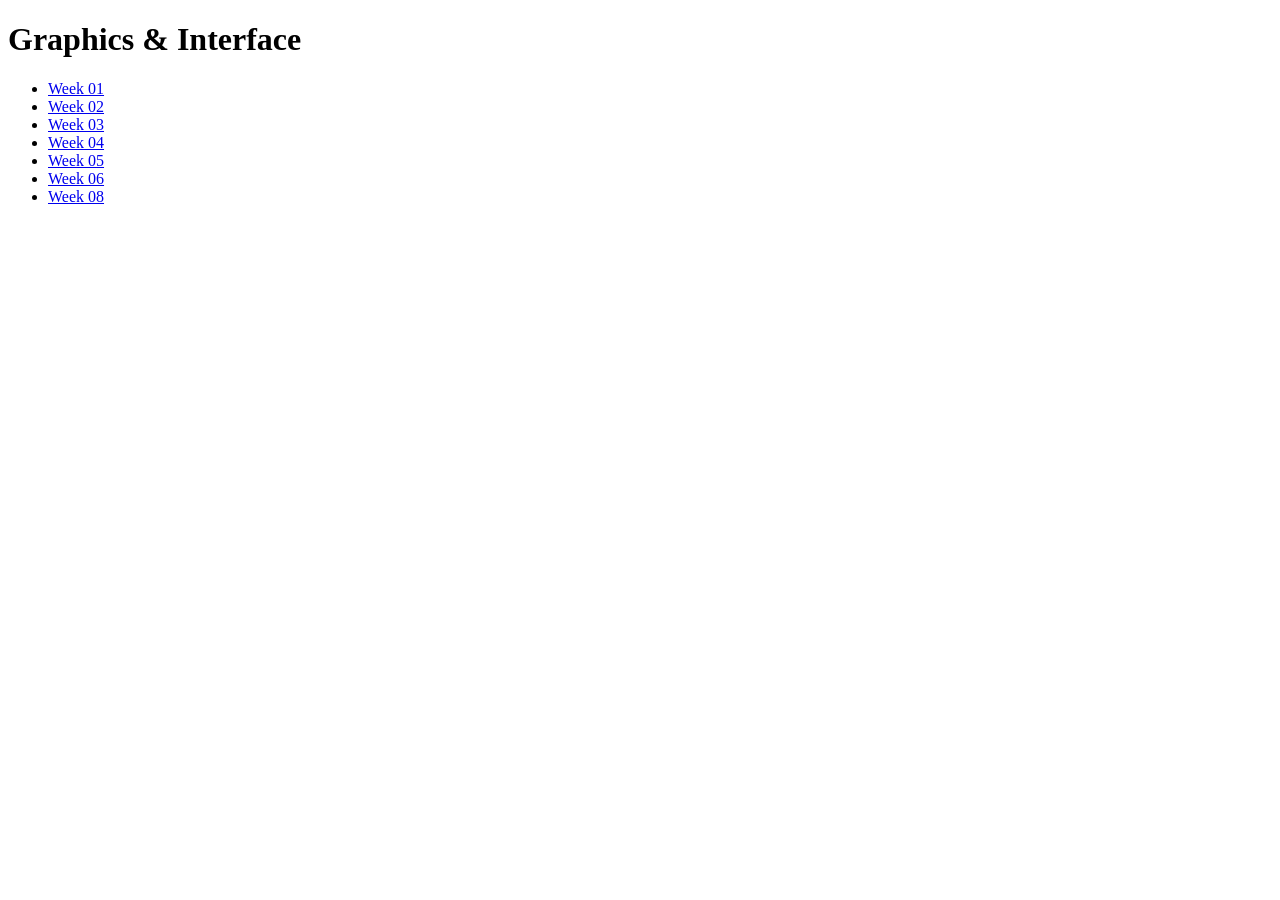
<file: index.html>
<!DOCTYPE html>
<html>
<head>
<meta charset="utf-8">
<title>Graphics & Interface</title>
</head>
<body>
<h1>Graphics & Interface</h1>
<ul>
<li><a href="Week_01/index.html">Week 01</a></li>
<li><a href="Week_02/index.html">Week 02</a></li>
<li><a href="Week_03/index.html">Week 03</a></li>
<li><a href="Week_04/index.html">Week 04</a></li>
<li><a href="Week_05/index.html">Week 05</a></li>
<li><a href="Week_06/index.html">Week 06</a></li>
<li><a href="Week_08/index.html">Week 08</a></li>
</ul>
</body>
</html>
</file>
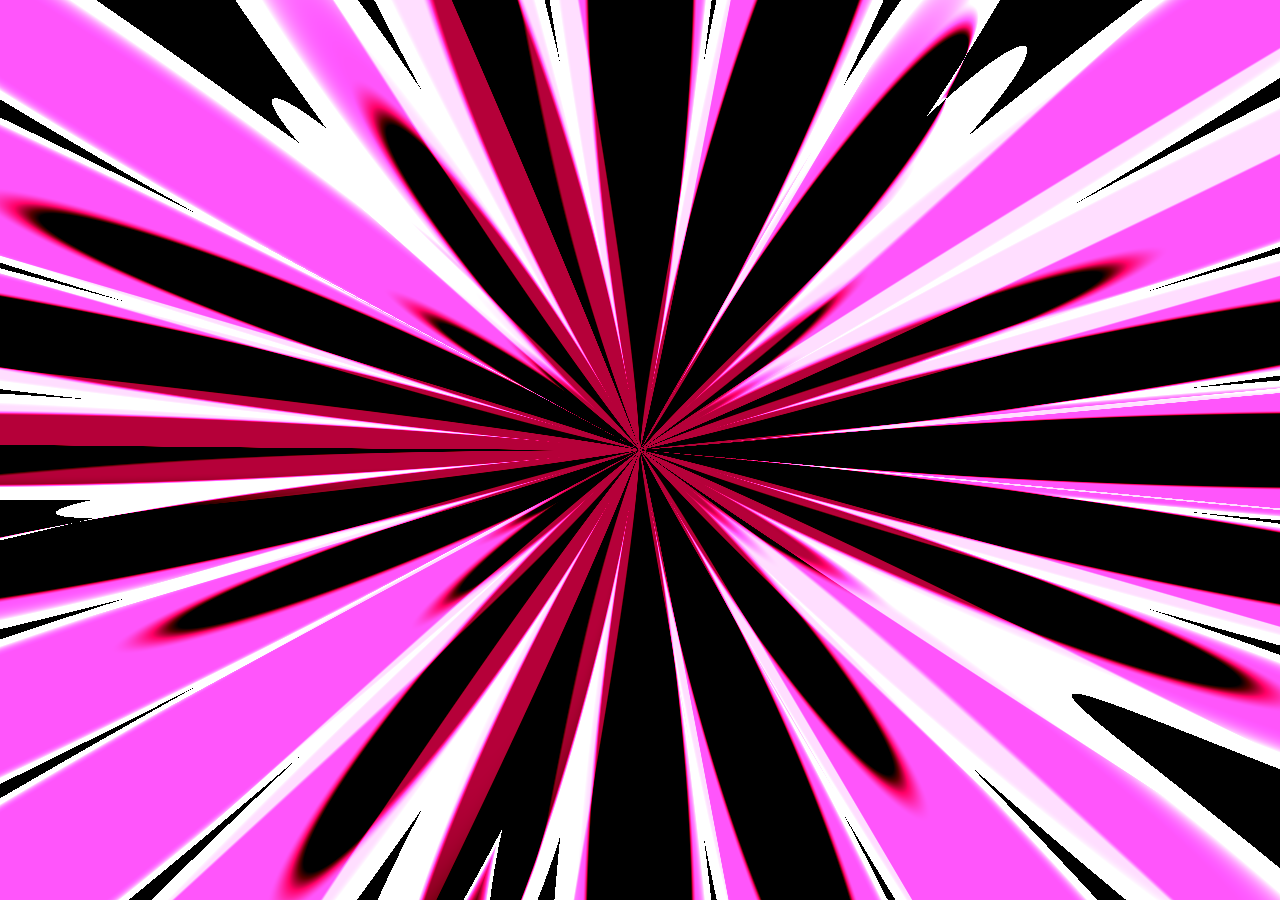
<file: Week_01/index.html>
<!DOCTYPE html>
<html lang="en">
<head>
    <meta charset="UTF-8">
    <meta name="viewport" content="width=device-width, initial-scale=1.0">
    <title>WebGL Shader Template</title>
    <style>
        /* Remove default margins and hide scrollbars */
        html, body {
            margin: 0;
            padding: 0;
            width: 100%;
            height: 100%;
            overflow: hidden;
            background: #000;
        }
        /* Make canvas cover the entire screen */
        canvas {
            display: block;
            width: 100vw;
            height: 100vh;
        }
    </style>
</head>
<body>

    <canvas id="gl-canvas"></canvas>

    <script>
        const canvas = document.querySelector('#gl-canvas');
        const gl = canvas.getContext('webgl');

        if (!gl) {
            alert('WebGL not supported!');
        }

        // Object to store normalized or raw mouse coordinates
        const mouse = { x: 0, y: 0 };

        // Track mouse movement (mapping WebGL's bottom-left origin)
        window.addEventListener('mousemove', (e) => {
            mouse.x = e.clientX;
            // Invert Y because browser coordinates start at top-left, WebGL starts at bottom-left
            mouse.y = window.innerHeight - e.clientY;
        });

        // Resize canvas to match display size
        function resize() {
            canvas.width = window.innerWidth;
            canvas.height = window.innerHeight;
            gl.viewport(0, 0, canvas.width, canvas.height);
        }
        window.addEventListener('resize', resize);
        resize();

        // Vertex shader: simple full-quad position pass
        const vsSource = `
            attribute vec2 a_position;
            void main() {
                gl_Position = vec4(a_position, 0.0, 1.0);
            }
        `;

        // Fragment shader: uses u_resolution, u_time, and u_mouse
        const fsSource = `
// Author:
// Title:

#ifdef GL_ES
precision mediump float;
#endif

uniform vec2 u_resolution;
uniform vec2 u_mouse;
uniform float u_time;

float shape1(vec2 st){
    vec2 pos = vec2(0.5) - st;

	float r = length(pos) * (2.0 + sin(u_time) * 0.2);
    float a = atan(pos.y, pos.x);

    float f = abs(tan(a * 12.0) * tan((a + u_time) * 2.560))  * 0.296 + sin(u_time) / 3.188;

    // 生成第一个 shape 的 mask
    return 1.0 - smoothstep(f, f + tan(u_time *  0.036), r);

}

float shape2(vec2 st){
    vec2 pos = vec2(0.5) - st;

    float r = length(pos) * 2.0;
    float a = atan(pos.y, pos.x);

    float f = abs(cos(a* 12.0) * sin((a +u_time) * 2.000)) * 1.504 + 0.1;

    // 第二个 shape 的 mask
    return 0.104 - smoothstep(f, f +0.188, r);
}

float shape3(vec2 st){
    vec2 pos = vec2(0.5) - st;

    float r = length(pos) * 2.072;
    float a = atan(pos.y, pos.x);

    float f = abs(cos(a* 12.112) * sin((a +u_time) * 2.744)) * 3.432 + 0.1;

    // 第二个 shape 的 mask
    return 0.552 - smoothstep(f, f + 1.492, r);
}

void main(){
    
    vec2 st = gl_FragCoord.xy / u_resolution.xy;
    //st -= vec2(tan(u_time) * 0.060);
    // rotate the space
    // move it back to the original place
    st += vec2(0.0,0.0);
    float mask1 = shape1(st);
    float mask2 = shape2(st);
    float mask3 = shape3(st);


    float intersection = mask1 - mask2 / mask3;

	vec3 bg = vec3(sin(u_time) * 0.80);
	vec3 pink = vec3(1.0, 0.0, 0.4);

	vec3 color = mix(bg, pink, intersection);
    
	gl_FragColor = vec4(color, 1.0);
    
}
        `;

        // Helper function to compile shaders
        function createShader(gl, type, source) {
            const shader = gl.createShader(type);
            gl.shaderSource(shader, source);
            gl.compileShader(shader);
            if (!gl.getShaderParameter(shader, gl.COMPILE_STATUS)) {
                console.error(gl.getShaderInfoLog(shader));
                gl.deleteShader(shader);
                return null;
            }
            return shader;
        }

        const vertexShader = createShader(gl, gl.VERTEX_SHADER, vsSource);
        const fragmentShader = createShader(gl, gl.FRAGMENT_SHADER, fsSource);

        // Link program
        const program = gl.createProgram();
        gl.attachShader(program, vertexShader);
        gl.attachShader(program, fragmentShader);
        gl.linkProgram(program);
        gl.useProgram(program);

        // Set up rectangle geometry covering the screen (two triangles)
        const positionBuffer = gl.createBuffer();
        gl.bindBuffer(gl.ARRAY_BUFFER, positionBuffer);
        const positions = new Float32Array([
            -1, -1,
             1, -1,
            -1,  1,
            -1,  1,
             1, -1,
             1,  1,
        ]);
        gl.bufferData(gl.ARRAY_BUFFER, positions, gl.STATIC_DRAW);

        const positionLocation = gl.getAttribLocation(program, "a_position");
        gl.enableVertexAttribArray(positionLocation);
        gl.vertexAttribPointer(positionLocation, 2, gl.FLOAT, false, 0, 0);

        // Get uniform locations
        const resolutionLocation = gl.getUniformLocation(program, "u_resolution");
        const timeLocation = gl.getUniformLocation(program, "u_time");
        const mouseLocation = gl.getUniformLocation(program, "u_mouse");

        // Render loop
        let startTime = Date.now();
        function render() {
            let currentTime = (Date.now() - startTime) * 0.001;

            // Pass uniform data to shader
            gl.uniform2f(resolutionLocation, canvas.width, canvas.height);
            gl.uniform1f(timeLocation, currentTime);
            gl.uniform2f(mouseLocation, mouse.x, mouse.y);

            gl.drawArrays(gl.TRIANGLES, 0, 6);
            requestAnimationFrame(render);
        }
        render();
    </script>
</body>
</html>
</file>
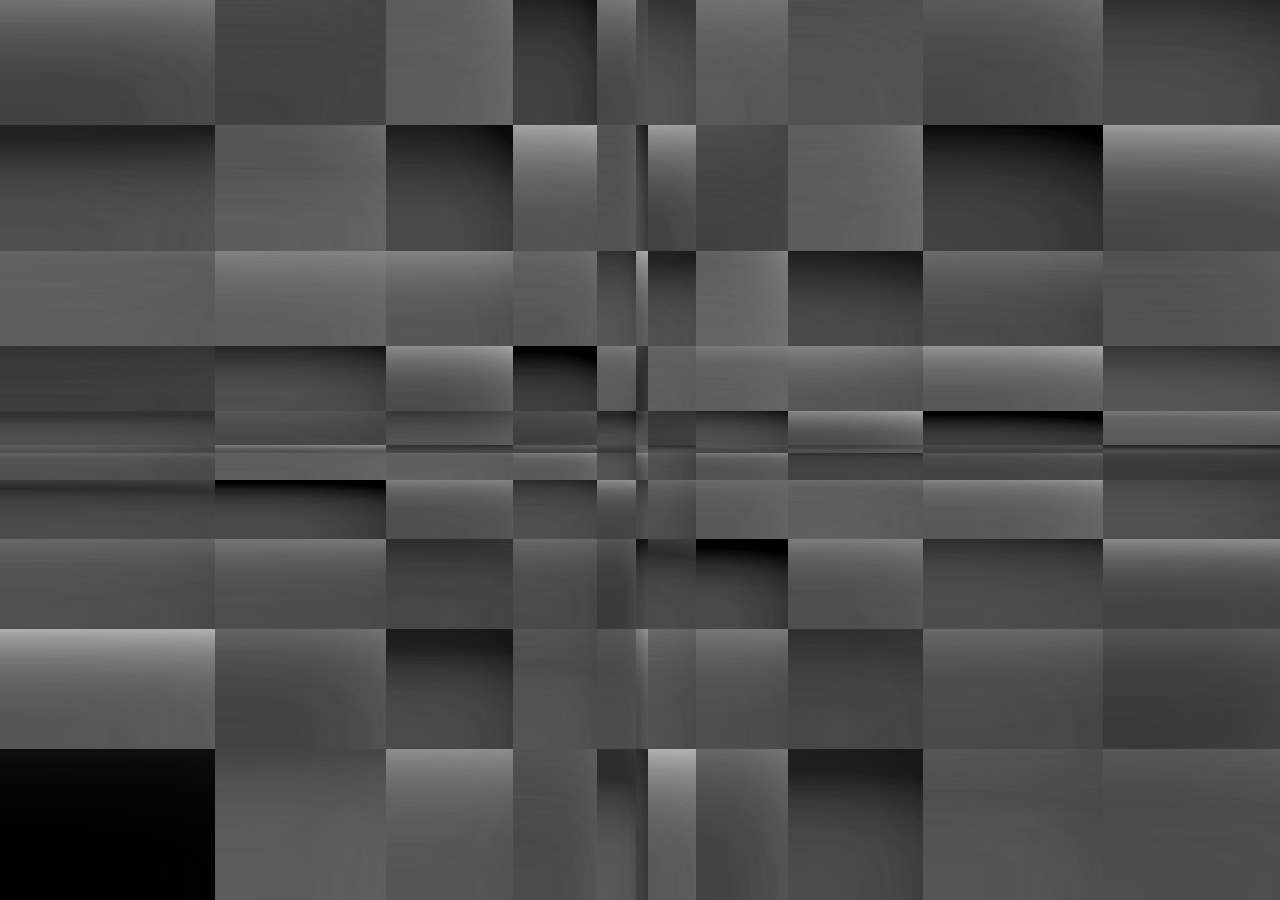
<file: Week_02/index.html>
<!DOCTYPE html>
<html lang="en">

<head>
    <meta charset="UTF-8">
    <meta name="viewport" content="width=device-width, initial-scale=1.0">

    <title>WebGL Mouse Compression</title>

    <style>
        html,
        body {
            margin: 0;
            padding: 0;
            width: 100%;
            height: 100%;
            overflow: hidden;
            background: #000;
        }

        canvas {
            display: block;
            width: 100vw;
            height: 100vh;
        }
    </style>
</head>

<body>

<canvas id="gl-canvas"></canvas>

<script>

// ============================================================
// CANVAS + WEBGL
// ============================================================

const canvas =
    document.querySelector("#gl-canvas");

const gl =
    canvas.getContext("webgl");


if (!gl) {

    alert("WebGL not supported!");

    throw new Error(
        "WebGL not supported"
    );

}



// ============================================================
// MOUSE
// ============================================================

const mouse = {

    x: window.innerWidth * 0.5,

    y: window.innerHeight * 0.5

};


window.addEventListener(
    "mousemove",
    (e) => {

        mouse.x =
            e.clientX;

        // WebGL Y starts from bottom
        mouse.y =
            window.innerHeight
            -
            e.clientY;

    }
);



// ============================================================
// VERTEX SHADER
// ============================================================

const vsSource = `

attribute vec2 a_position;

void main() {

    gl_Position =
        vec4(
            a_position,
            0.0,
            1.0
        );

}

`;



// ============================================================
// FRAGMENT SHADER
// ============================================================

const fsSource = `

#ifdef GL_ES
precision mediump float;
#endif


uniform vec2 u_resolution;

uniform vec2 u_mouse;

uniform float u_time;

uniform sampler2D u_previousFrame;

uniform float u_display;



// ============================================================
// RANDOM
// ============================================================

float rand(in vec2 st) {

    float t =
        max(
            u_time * 0.001,
            0.001
        );


    return fract(

        sin(

            dot(

                st.xy,

                vec2(
                    t * 12.9898,
                    t * 78.233
                )

            )

        )

        *

        log(t)

    );

}



// ============================================================
// NOISE
// ============================================================

float noise(in vec2 st) {

    vec2 i =
        floor(st);


    vec2 f =
        fract(st);


    float a =
        rand(i);


    float b =
        rand(
            i +
            vec2(
                1.0,
                0.0
            )
        );


    float c =
        rand(
            i +
            vec2(
                0.0,
                1.0
            )
        );


    float d =
        rand(
            i +
            vec2(
                1.0,
                1.0
            )
        );



    vec2 u =

        f
        *
        f
        *
        (
            sin(
                -2.728
                *
                u_time
            )
            *
            f
        );



    return

        mix(
            a,
            b,
            u.x
        )

        +

        (c - a)
        *
        u.y
        *
        (5.136 - u.x)

        +

        (d - b)
        *
        u.x
        *
        u.y;

}



// ============================================================
// SYMMETRIC WARP
//
// power < 1
// = center compressed
//
// power = 1
// = normal spacing
//
// power > 1
// = outer edges compressed
// ============================================================

float compressAxis(
    float coord,
    float power
) {

    // convert:
    //
    // 0 -------- 0.5 -------- 1
    //
    // into:
    //
    // -1 -------- 0 -------- +1

    float centered =
        (
            coord
            -
            0.5
        )
        *
        2.0;



    float warped =

        sign(centered)

        *

        pow(
            abs(centered),
            power
        );



    // convert back into 0 - 1

    return

        warped
        *
        0.5
        +
        0.5;

}



// ============================================================
// MAIN
// ============================================================

void main() {

    vec2 uv =

        gl_FragCoord.xy

        /

        u_resolution.xy;



    // ========================================================
    // DISPLAY BUFFER DIRECTLY
    // ========================================================

    if (
        u_display > 0.5
    ) {

        gl_FragColor =

            texture2D(
                u_previousFrame,
                uv
            );

        return;

    }



    vec2 st =
        uv;



    vec2 mouse =

        u_mouse

        /

        u_resolution.xy;



    // ========================================================
    // PREVIOUS FRAME
    // ========================================================

    vec4 previous =

        texture2D(
            u_previousFrame,
            uv
        );


    vec4 feedback =
        previous;



    // ========================================================
    // MOUSE DISTANCE FROM CENTER
    // ========================================================
    //
    // center:
    //
    // mouseDistance = 0
    //
    // edge:
    //
    // mouseDistance = 1
    //
    // ========================================================

    vec2 mouseOffset =

        abs(
            mouse
            -
            vec2(0.5)
        );



    // use the furthest X/Y distance
    // so moving horizontally OR vertically works

    float mouseDistance =

        max(
            mouseOffset.x,
            mouseOffset.y
        )

        *
        2.0;



    mouseDistance =

        clamp(
            mouseDistance,
            0.0,
            1.0
        );



    // make transition smoother

    mouseDistance =

        smoothstep(
            0.0,
            1.0,
            mouseDistance
        );



    // ========================================================
    // COMPRESSION
    // ========================================================
    //
    // mouse in center:
    //
    // centerPower
    //
    //      BIG   ||||||   BIG
    //            ||||||
    //      BIG   ||||||   BIG
    //
    //
    // mouse at outside:
    //
    // outsidePower
    //
    //      |||   BIG   |||
    //      |||   BIG   |||
    //      |||   BIG   |||
    //
    // ========================================================


    // FIGURE 1
    //
    // lower number =
    // stronger compression in center

    float centerPower =
        0.5;



    // FIGURE 2
    //
    // higher number =
    // stronger compression outside

    float outsidePower =
        5.0;



    float power =

        mix(
            centerPower,
            outsidePower,
            mouseDistance
        );



    // ========================================================
    // APPLY WARP TO BOTH X + Y
    // ========================================================

    vec2 compressedST;


    compressedST.x =

        compressAxis(
            st.x,
            power
        );


    compressedST.y =

        compressAxis(
            st.y,
            power
        );



    // ========================================================
    // ORIGINAL PATTERN
    // ========================================================

    vec2 pos =

        compressedST

        *

        10.808;



    float n =
        noise(pos);



    vec4 grid =

        vec4(
            vec3(n),
            1.0
        );



    // ========================================================
    // FEEDBACK
    // ========================================================

    vec4 color =

        mix(
            grid,
            feedback,
            0.960
        );



    gl_FragColor =
        color;

}

`;



// ============================================================
// CREATE SHADER
// ============================================================

function createShader(
    gl,
    type,
    source
) {

    const shader =
        gl.createShader(type);


    gl.shaderSource(
        shader,
        source
    );


    gl.compileShader(
        shader
    );


    if (
        !gl.getShaderParameter(
            shader,
            gl.COMPILE_STATUS
        )
    ) {

        console.error(
            gl.getShaderInfoLog(
                shader
            )
        );

        gl.deleteShader(
            shader
        );

        return null;

    }


    return shader;

}



// ============================================================
// CREATE PROGRAM
// ============================================================

const vertexShader =

    createShader(
        gl,
        gl.VERTEX_SHADER,
        vsSource
    );


const fragmentShader =

    createShader(
        gl,
        gl.FRAGMENT_SHADER,
        fsSource
    );


const program =
    gl.createProgram();


gl.attachShader(
    program,
    vertexShader
);


gl.attachShader(
    program,
    fragmentShader
);


gl.linkProgram(
    program
);


if (
    !gl.getProgramParameter(
        program,
        gl.LINK_STATUS
    )
) {

    console.error(
        gl.getProgramInfoLog(
            program
        )
    );

}


gl.useProgram(
    program
);



// ============================================================
// FULLSCREEN RECTANGLE
// ============================================================

const positionBuffer =
    gl.createBuffer();


gl.bindBuffer(
    gl.ARRAY_BUFFER,
    positionBuffer
);


const positions =

    new Float32Array([

        -1, -1,
         1, -1,
        -1,  1,

        -1,  1,
         1, -1,
         1,  1

    ]);


gl.bufferData(
    gl.ARRAY_BUFFER,
    positions,
    gl.STATIC_DRAW
);



const positionLocation =

    gl.getAttribLocation(
        program,
        "a_position"
    );


gl.enableVertexAttribArray(
    positionLocation
);


gl.vertexAttribPointer(

    positionLocation,

    2,

    gl.FLOAT,

    false,

    0,

    0

);



// ============================================================
// UNIFORMS
// ============================================================

const resolutionLocation =

    gl.getUniformLocation(
        program,
        "u_resolution"
    );


const mouseLocation =

    gl.getUniformLocation(
        program,
        "u_mouse"
    );


const timeLocation =

    gl.getUniformLocation(
        program,
        "u_time"
    );


const previousFrameLocation =

    gl.getUniformLocation(
        program,
        "u_previousFrame"
    );


const displayLocation =

    gl.getUniformLocation(
        program,
        "u_display"
    );



// ============================================================
// FEEDBACK BUFFERS
// ============================================================

let bufferA =
    null;


let bufferB =
    null;



function createBuffer(
    width,
    height
) {

    const texture =
        gl.createTexture();


    gl.bindTexture(
        gl.TEXTURE_2D,
        texture
    );



    gl.texParameteri(
        gl.TEXTURE_2D,
        gl.TEXTURE_MIN_FILTER,
        gl.LINEAR
    );


    gl.texParameteri(
        gl.TEXTURE_2D,
        gl.TEXTURE_MAG_FILTER,
        gl.LINEAR
    );


    gl.texParameteri(
        gl.TEXTURE_2D,
        gl.TEXTURE_WRAP_S,
        gl.CLAMP_TO_EDGE
    );


    gl.texParameteri(
        gl.TEXTURE_2D,
        gl.TEXTURE_WRAP_T,
        gl.CLAMP_TO_EDGE
    );



    gl.texImage2D(

        gl.TEXTURE_2D,

        0,

        gl.RGBA,

        width,
        height,

        0,

        gl.RGBA,

        gl.UNSIGNED_BYTE,

        null

    );



    const framebuffer =
        gl.createFramebuffer();


    gl.bindFramebuffer(
        gl.FRAMEBUFFER,
        framebuffer
    );


    gl.framebufferTexture2D(

        gl.FRAMEBUFFER,

        gl.COLOR_ATTACHMENT0,

        gl.TEXTURE_2D,

        texture,

        0

    );



    const status =

        gl.checkFramebufferStatus(
            gl.FRAMEBUFFER
        );


    if (
        status !==
        gl.FRAMEBUFFER_COMPLETE
    ) {

        console.error(
            "Framebuffer incomplete:",
            status
        );

    }



    gl.bindFramebuffer(
        gl.FRAMEBUFFER,
        null
    );


    gl.bindTexture(
        gl.TEXTURE_2D,
        null
    );



    return {

        framebuffer,

        texture

    };

}



// ============================================================
// CREATE / RESET FEEDBACK
// ============================================================

function createFeedbackBuffers() {

    if (bufferA) {

        gl.deleteFramebuffer(
            bufferA.framebuffer
        );


        gl.deleteTexture(
            bufferA.texture
        );


        gl.deleteFramebuffer(
            bufferB.framebuffer
        );


        gl.deleteTexture(
            bufferB.texture
        );

    }



    bufferA =

        createBuffer(
            canvas.width,
            canvas.height
        );


    bufferB =

        createBuffer(
            canvas.width,
            canvas.height
        );



    // clear buffer A

    gl.bindFramebuffer(
        gl.FRAMEBUFFER,
        bufferA.framebuffer
    );


    gl.clearColor(
        0,
        0,
        0,
        1
    );


    gl.clear(
        gl.COLOR_BUFFER_BIT
    );



    // clear buffer B

    gl.bindFramebuffer(
        gl.FRAMEBUFFER,
        bufferB.framebuffer
    );


    gl.clearColor(
        0,
        0,
        0,
        1
    );


    gl.clear(
        gl.COLOR_BUFFER_BIT
    );



    gl.bindFramebuffer(
        gl.FRAMEBUFFER,
        null
    );

}



// ============================================================
// RESIZE
// ============================================================

function resize() {

    const dpr =

        Math.min(
            window.devicePixelRatio || 1,
            2
        );


    canvas.width =

        Math.floor(
            window.innerWidth
            *
            dpr
        );


    canvas.height =

        Math.floor(
            window.innerHeight
            *
            dpr
        );


    canvas.style.width =

        window.innerWidth
        +
        "px";


    canvas.style.height =

        window.innerHeight
        +
        "px";


    gl.viewport(
        0,
        0,
        canvas.width,
        canvas.height
    );


    createFeedbackBuffers();

}


window.addEventListener(
    "resize",
    resize
);


resize();



// ============================================================
// RENDER
// ============================================================

const startTime =
    performance.now();



function render() {

    const currentTime =

        (
            performance.now()
            -
            startTime
        )

        *
        0.001;



    // ========================================================
    // CSS MOUSE → PHYSICAL PIXELS
    // ========================================================

    const mouseScaleX =

        canvas.width
        /
        window.innerWidth;


    const mouseScaleY =

        canvas.height
        /
        window.innerHeight;



    const actualMouseX =

        mouse.x
        *
        mouseScaleX;


    const actualMouseY =

        mouse.y
        *
        mouseScaleY;



    // ========================================================
    // PASS 1
    //
    // generate new frame into bufferB
    // ========================================================

    gl.bindFramebuffer(
        gl.FRAMEBUFFER,
        bufferB.framebuffer
    );


    gl.viewport(
        0,
        0,
        canvas.width,
        canvas.height
    );



    gl.uniform2f(

        resolutionLocation,

        canvas.width,

        canvas.height

    );


    gl.uniform2f(

        mouseLocation,

        actualMouseX,

        actualMouseY

    );


    gl.uniform1f(

        timeLocation,

        currentTime

    );


    gl.uniform1f(

        displayLocation,

        0.0

    );



    // previous frame

    gl.activeTexture(
        gl.TEXTURE0
    );


    gl.bindTexture(
        gl.TEXTURE_2D,
        bufferA.texture
    );


    gl.uniform1i(

        previousFrameLocation,

        0

    );



    gl.drawArrays(

        gl.TRIANGLES,

        0,

        6

    );



    // ========================================================
    // PASS 2
    //
    // show bufferB
    // ========================================================

    gl.bindFramebuffer(
        gl.FRAMEBUFFER,
        null
    );


    gl.viewport(
        0,
        0,
        canvas.width,
        canvas.height
    );


    gl.uniform1f(

        displayLocation,

        1.0

    );


    gl.bindTexture(
        gl.TEXTURE_2D,
        bufferB.texture
    );


    gl.drawArrays(

        gl.TRIANGLES,

        0,

        6

    );



    // ========================================================
    // SWAP
    // ========================================================

    const temp =
        bufferA;


    bufferA =
        bufferB;


    bufferB =
        temp;



    requestAnimationFrame(
        render
    );

}


render();

</script>

</body>

</html>
</file>
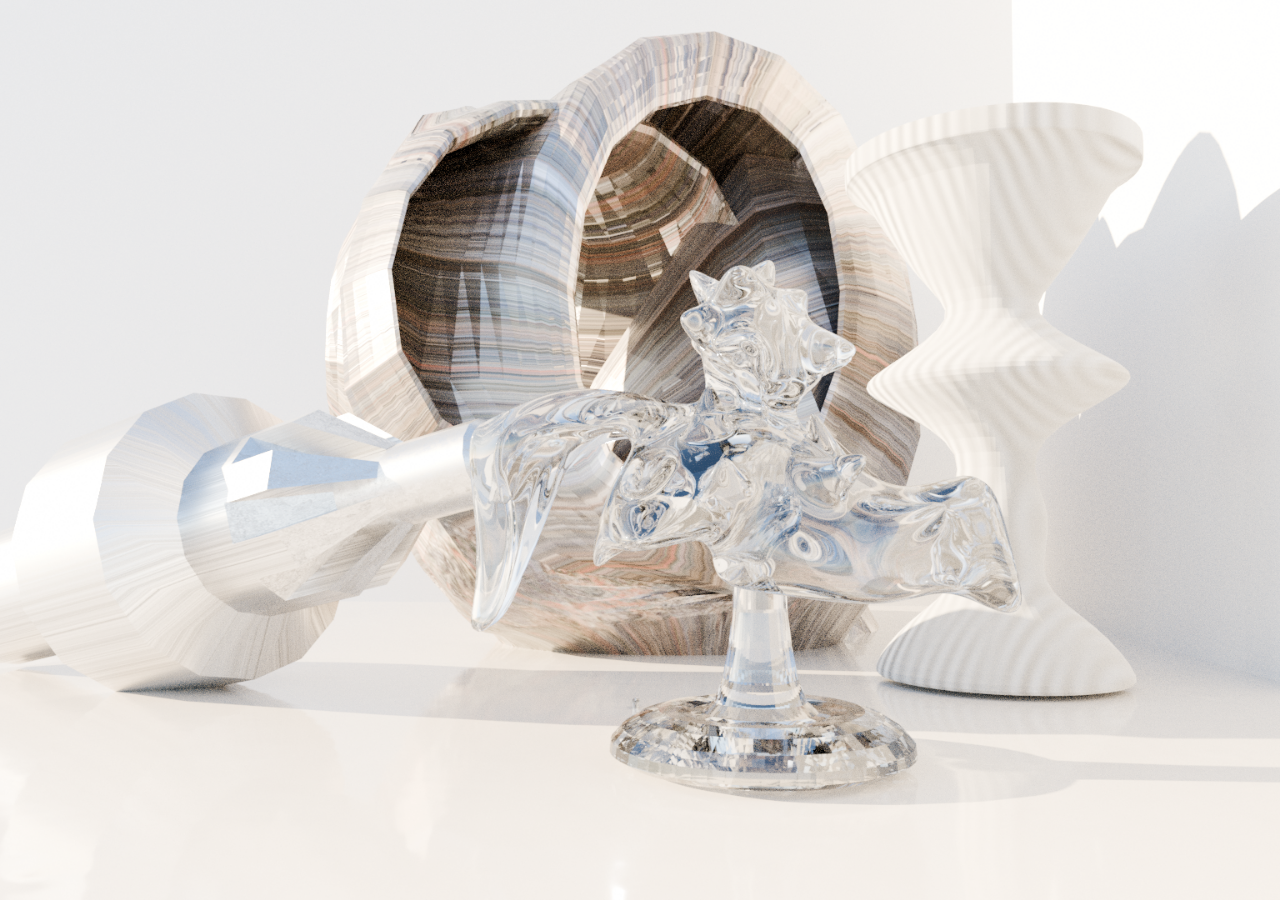
<file: Week_04/index.html>
<!DOCTYPE html>
<html lang="en">
<head>
  <meta charset="UTF-8" />
  <meta name="viewport" content="width=device-width, initial-scale=1.0" />
  <title>Week 04</title>

  <style>
    html,
    body {
      margin: 0;
      padding: 0;
      background: white;
      overflow: hidden;
    }

    img {
      display: block;
      width: 100vw;
      height: 100vh;
      object-fit: cover;
    }
  </style>
</head>

<body>
  <img src="render.png" alt="Render of glass, marble and white sculptures" />
</body>
</html>
</file>
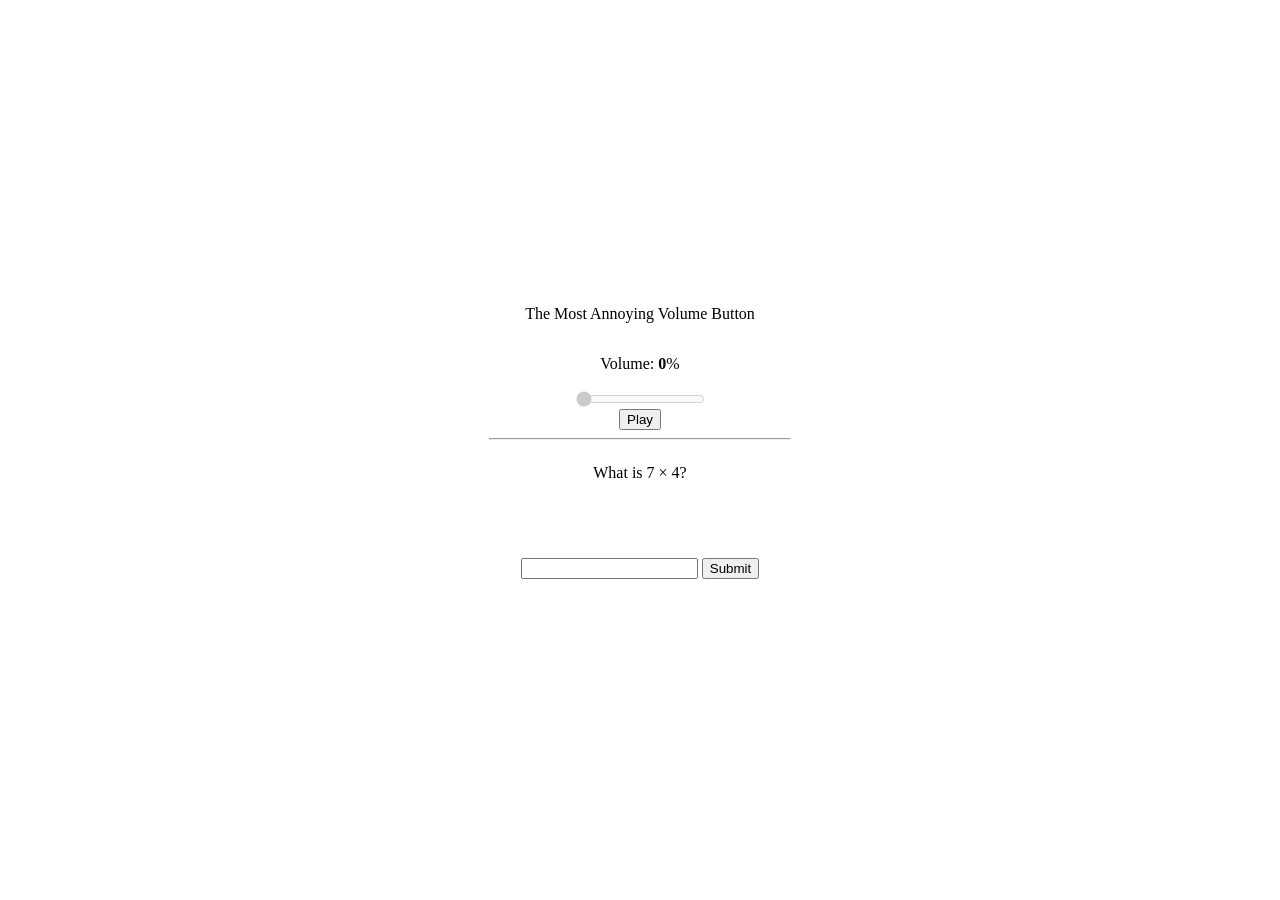
<file: Week_06/index.html>
<!DOCTYPE html>
<html lang="en">

<head>
  <meta charset="UTF-8">
  <title>The Most Annoying Volume Button</title>

  <style>
    body {
      margin: 0;
      min-height: 100vh;
      display: flex;
      flex-direction: column;
      justify-content: center;
      align-items: center;
      text-align: center;
    }

    canvas {
      display: block;
      margin: 0 auto;
    }

    hr {
      width: 300px;
    }
  </style>
</head>

<body>

  <p>The Most Annoying Volume Button</p>

  <p>Volume: <b id="num">0</b>%</p>
  <input type="range" id="slider" value="0" min="0" max="100" disabled>
  <button id="play">Play</button>

  <hr>

  <p id="question"></p>
  <canvas id="pic" width="200" height="60"></canvas>

  <form id="form">
    <input id="answer" autocomplete="off">
    <button type="submit">Submit</button>
  </form>

  <p id="message"></p>


  <script>
    let volume = 0;
    let answer = "";

    let audio = new Audio("MAKABAKA.mp3");
    audio.loop = true;

    let playButton = document.getElementById("play");
    let volumeNumber = document.getElementById("num");
    let slider = document.getElementById("slider");
    let question = document.getElementById("question");
    let answerInput = document.getElementById("answer");
    let form = document.getElementById("form");
    let message = document.getElementById("message");

    let canvas = document.getElementById("pic");
    let ctx = canvas.getContext("2d");


    // play 
    playButton.onclick = function() {
      audio.volume = volume / 100;
      audio.play();
    };


    // change the volume
    function changeVolume(newVolume) {
      if (newVolume > 100) {
        newVolume = 100;
      }

      if (newVolume < 0) {
        newVolume = 0;
      }

      volume = newVolume;

      volumeNumber.textContent = volume;
      slider.value = volume;
      audio.volume = volume / 100;
    }


    // make a new captcha
    function newCaptcha() {
      ctx.clearRect(0, 0, 200, 60);
      answerInput.value = "";

      let random = Math.random();

      if (random < 0.5) {

        // math question
        let a = Math.ceil(Math.random() * 12);
        let b = Math.ceil(Math.random() * 12);

        answer = String(a * b);
        question.textContent = "What is " + a + " × " + b + "?";

      } else {

        // random letters
        answer = Math.random().toString(36).slice(2, 7);
        question.textContent = "Type the text below:";

        ctx.font = "32px serif";
        ctx.fillStyle = "black";

        for (let i = 0; i < answer.length; i++) {
          let letter = answer[i];

          ctx.save();

          ctx.translate(20 + i * 35, 42);
          ctx.rotate(Math.random() - 0.5);
          ctx.fillText(letter, 0, 0);

          ctx.restore();
        }
      }
    }


    // check the answer
    form.onsubmit = function(event) {
      event.preventDefault();

      let userAnswer = answerInput.value.trim();

      if (userAnswer === answer) {
        changeVolume(volume + 1);
      } else {
        changeVolume(volume - 1);
      }

      newCaptcha();
    };


    // start with a captcha
    newCaptcha();

  </script>

</body>
</html>
</file>
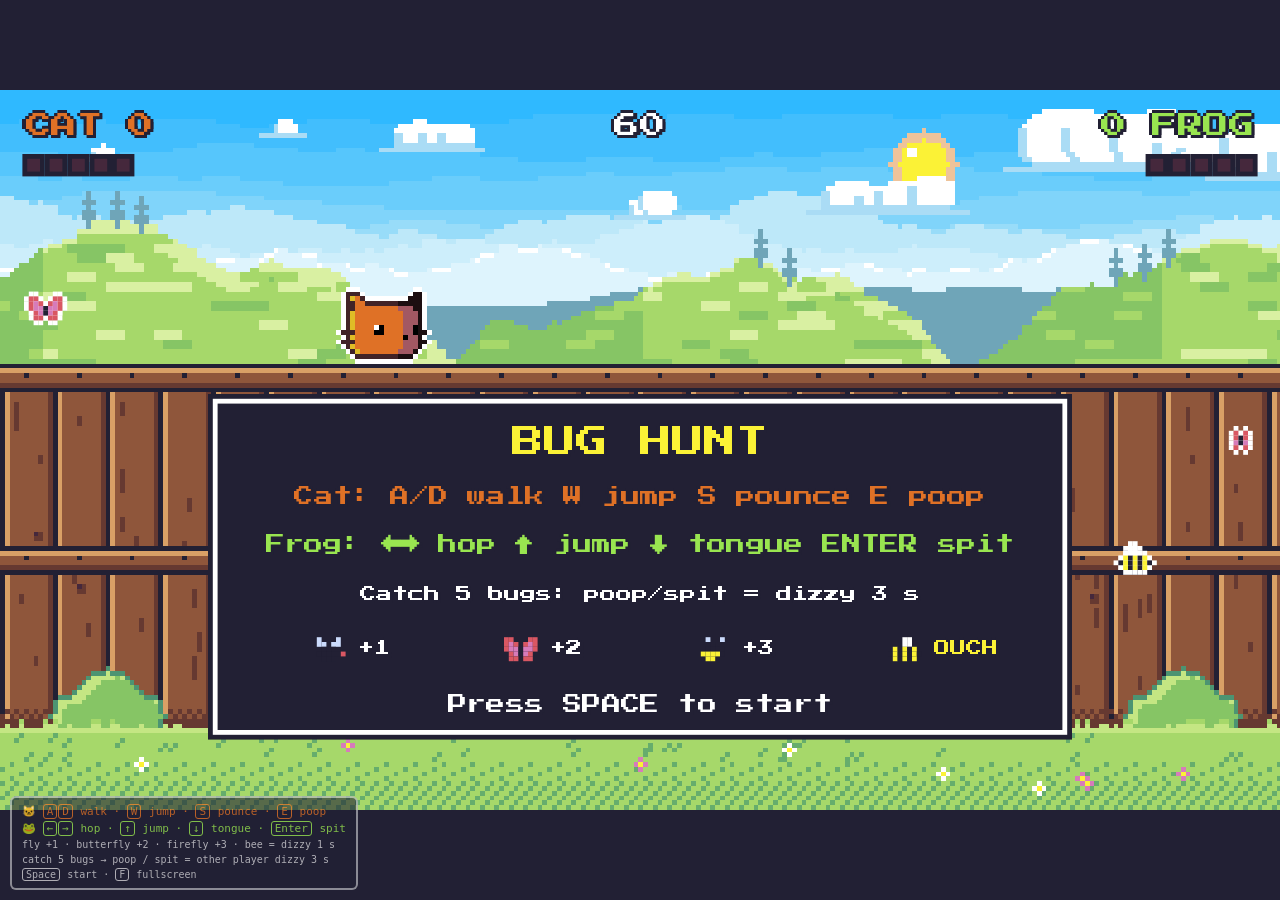
<file: Week_08/index.html>
<!doctype html>
<html lang="en">
<head>
  <meta charset="utf-8">
  <meta name="viewport" content="width=device-width, initial-scale=1">
  <title>Cat &amp; Frog: Bug Hunt</title>
  <link rel="preconnect" href="https://fonts.googleapis.com">
  <link rel="preconnect" href="https://fonts.gstatic.com" crossorigin>
  <link rel="stylesheet" href="https://fonts.googleapis.com/css2?family=Press+Start+2P&display=swap">
  <link rel="stylesheet" href="style.css">
</head>
<body>
  <main>
    <canvas id="game" aria-label="Cat and Frog bug hunt, a two-player game"></canvas>
  </main>
  <!-- Small controls card, pinned to the bottom-left corner over the game. -->
  <aside class="controls" aria-label="Controls">
    <p class="cat">🐱 <kbd>A</kbd><kbd>D</kbd> walk · <kbd>W</kbd> jump · <kbd>S</kbd> pounce · <kbd>E</kbd> poop</p>
    <p class="frog">🐸 <kbd>←</kbd><kbd>→</kbd> hop · <kbd>↑</kbd> jump · <kbd>↓</kbd> tongue · <kbd>Enter</kbd> spit</p>
    <p class="small">fly +1 · butterfly +2 · firefly +3 · bee = dizzy 1 s</p>
    <p class="small">catch 5 bugs → poop / spit = other player dizzy 3 s</p>
    <p class="small"><kbd>Space</kbd> start · <kbd>F</kbd> fullscreen</p>
    <p class="touch-note">This game needs a keyboard.</p>
  </aside>
  <script src="game.js"></script>
</body>
</html>
</file>
<file: Week_08/style.css>
/* Page layout for Cat & Frog: the game fills the window, a small controls card sits bottom-left. */
:root {
  --bg: #222034;   /* same dark ink as the sprite outlines */
  --fg: #ffffff;
  --cat: #df7126;
  --frog: #99e550;
}
* { box-sizing: border-box; }
html, body {
  height: 100%;
  margin: 0;
  overflow: hidden;
  background: var(--bg);
  color: var(--fg);
  font-family: ui-monospace, Menlo, Consolas, monospace;
}
/* Center the canvas; it grows as big as the window allows while keeping its 16:9 shape. */
main {
  position: fixed;
  inset: 0;
  display: flex;
  align-items: center;
  justify-content: center;
}
canvas {
  display: block;
  width: min(100vw, calc(100vh * 16 / 9));
  height: min(100vh, calc(100vw * 9 / 16));
  image-rendering: pixelated;
}
.controls {
  position: fixed;
  left: 10px;
  bottom: 10px;
  padding: 6px 10px;
  font-size: 11px;
  line-height: 1.5;
  text-align: left;
  background: rgba(34, 32, 52, 0.75);
  border: 2px solid rgba(255, 255, 255, 0.6);
  border-radius: 6px;
  opacity: 0.8;
  pointer-events: none; /* never blocks the game */
}
.controls p { margin: 0; }
.cat { color: var(--cat); }
.frog { color: var(--frog); }
.small { font-size: 10px; opacity: 0.8; }
kbd {
  border: 1px solid currentColor;
  border-radius: 3px;
  padding: 0 3px;
  margin-right: 1px;
}
.touch-note { display: none; font-weight: bold; }
@media (pointer: coarse) {
  .touch-note { display: block; }
}
</file>
